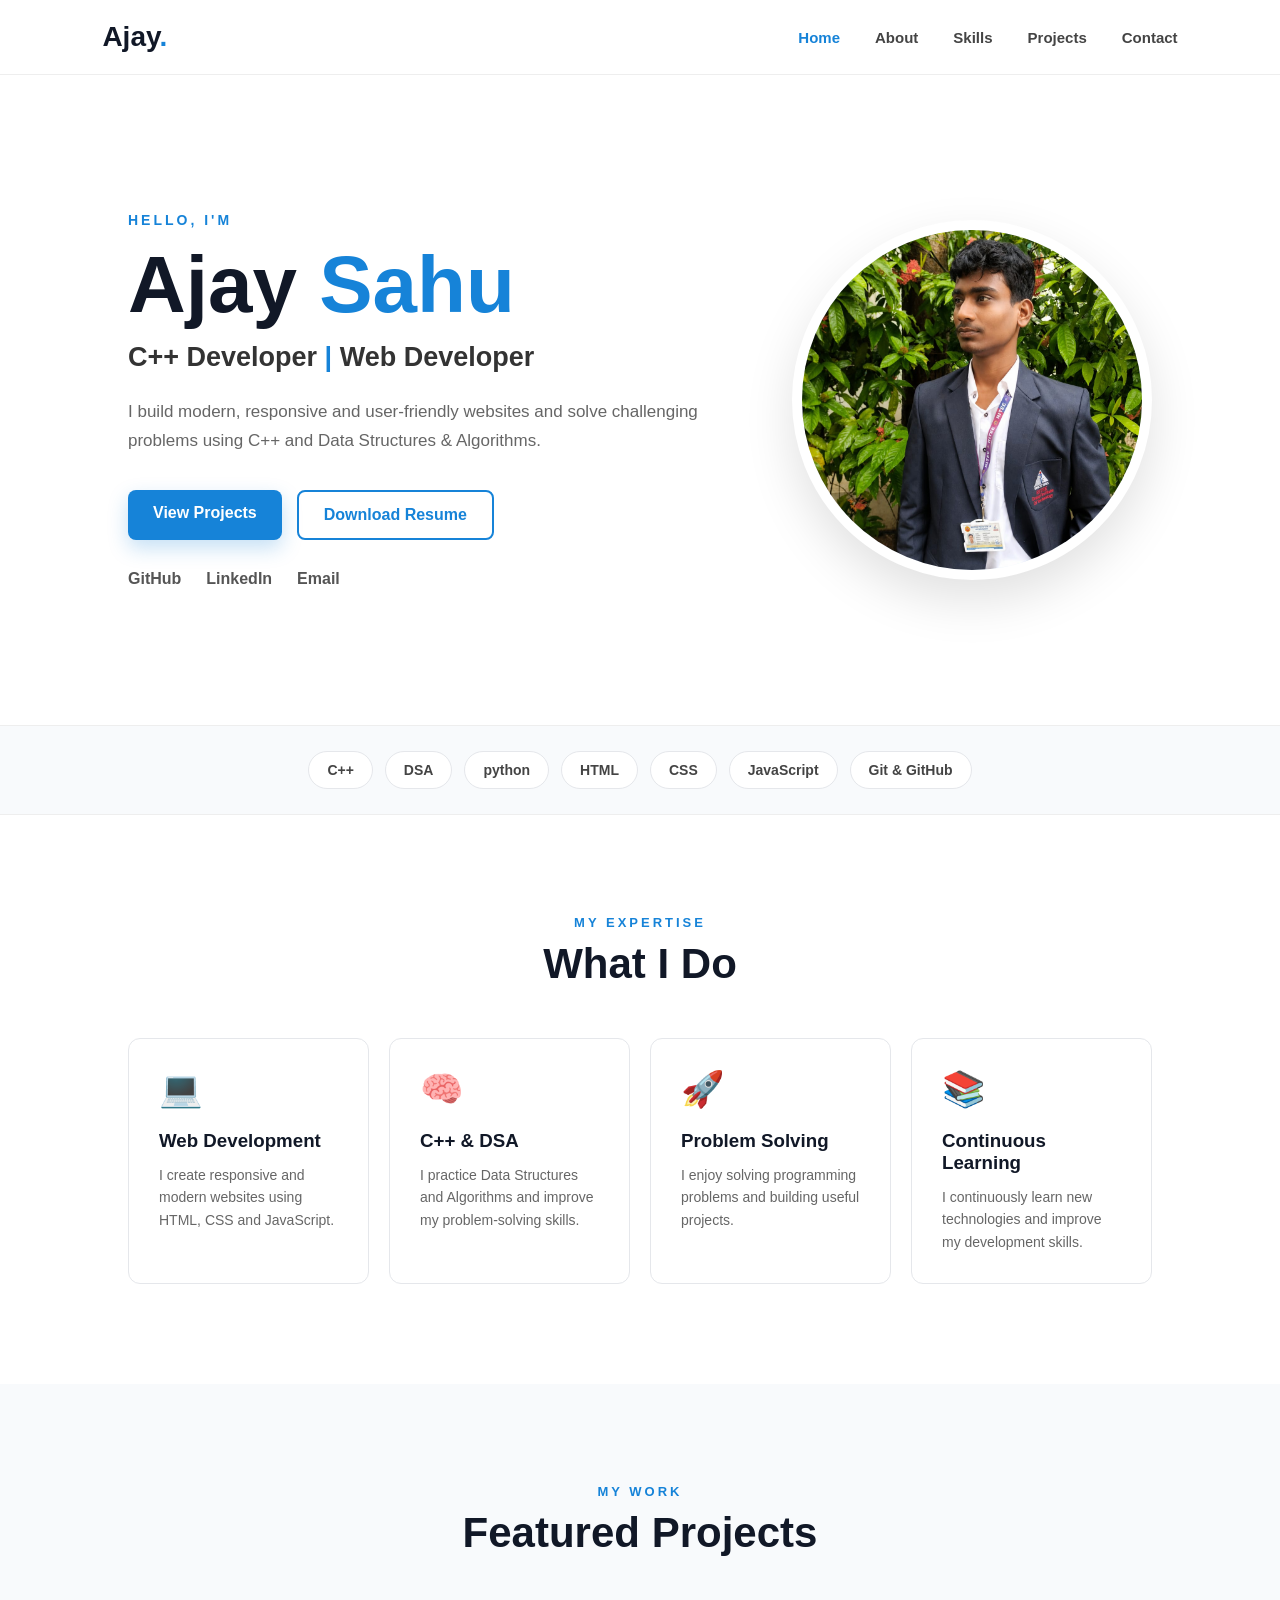
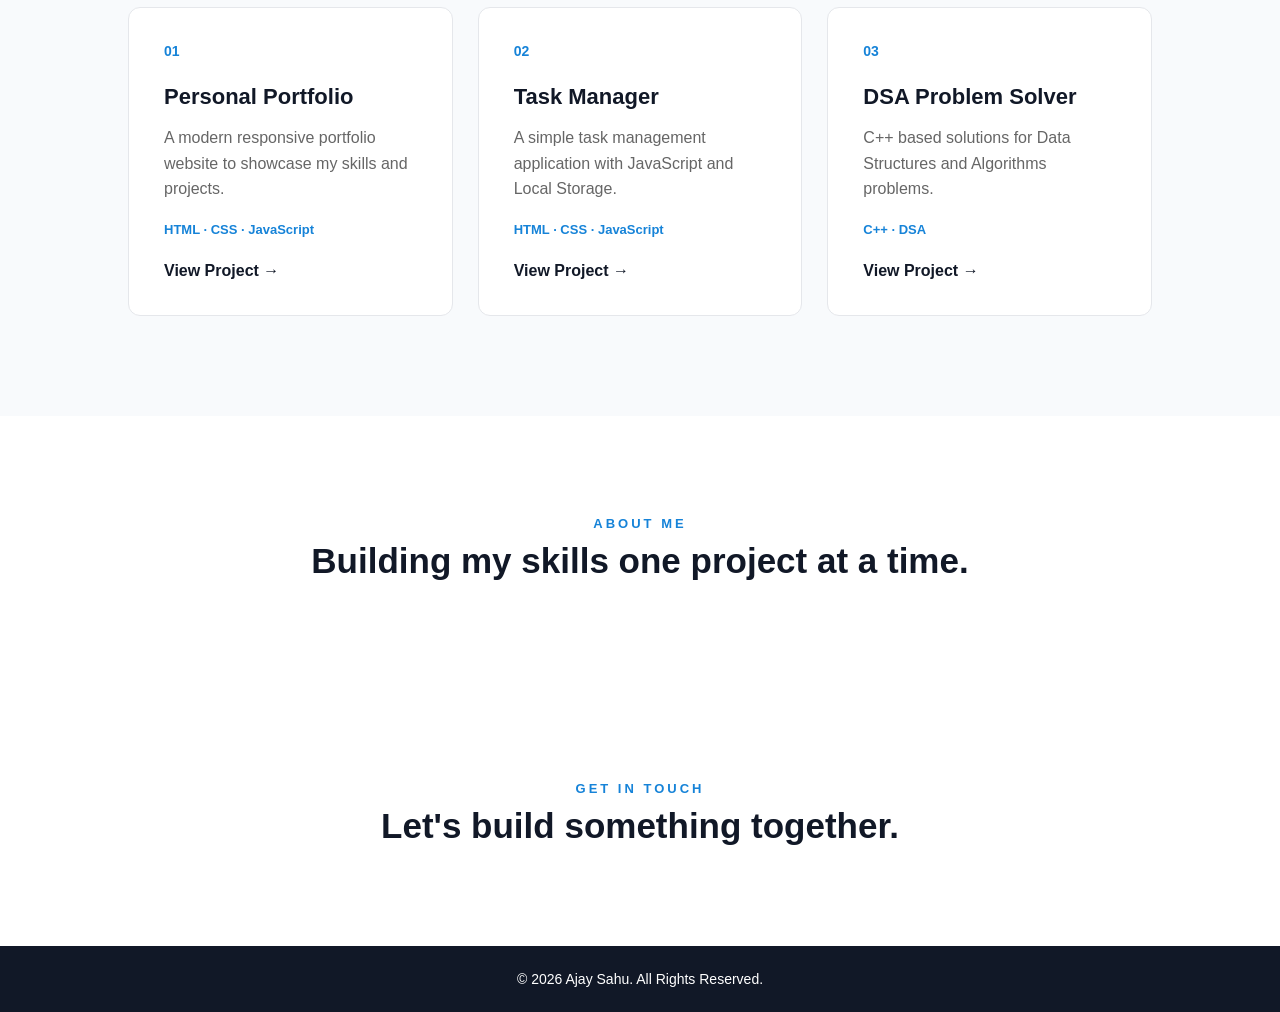
<file: index.html>
<!DOCTYPE html>
<html lang="en">
<head>
    <meta charset="UTF-8">
    <meta name="viewport" content="width=device-width, initial-scale=1.0">

    <title>Ajay Sahu | C++ Developer & Web Developer</title>

    <link rel="stylesheet" href="styles.css">
</head>

<body>

    <!-- Navbar -->
    <header class="navbar">
        <div class="logo">Ajay<span>.</span></div>

        <nav>
            <a href="#home" class="active">Home</a>
            <a href="#about">About</a>
            <a href="#skills">Skills</a>
            <a href="#projects">Projects</a>
            <a href="#contact">Contact</a>
        </nav>

        <button class="menu-btn" id="menuBtn">☰</button>
    </header>


    <!-- Home -->
    <main id="home">

        <section class="hero">

            <!-- Left Content -->
            <div class="hero-content">

                <p class="intro">HELLO, I'M</p>

                <h1>
                    Ajay <span>Sahu</span>
                </h1>

                <h2>
                    C++ Developer <span>|</span> Web Developer
                </h2>

                <p class="description">
                    I build modern, responsive and user-friendly websites
                    and solve challenging problems using C++ and
                    Data Structures & Algorithms.
                </p>

                <!-- Buttons -->
                <div class="buttons">
                    <a href="#projects" class="btn primary">
                        View Projects
                    </a>

                    <a href="resume.pdf" class="btn secondary" download>
                        Download Resume
                    </a>
                </div>


                <!-- Social Links -->
                <div class="social-links">

                    <a href="https://github.com/ajaykumarstm12345677-gif" target="_blank">
                        GitHub
                    </a>

                    <a href="https://www.linkedin.com/in/ajay-sahu-78a021431/"
                       target="_blank">
                        LinkedIn
                    </a>

                    <a href="mailto:ajaykumar8873752@email.com">
                        Email
                    </a>

                </div>

            </div>


            <!-- Right Image -->
            <div class="hero-image">

                <div class="image-circle">
                    <img src="ajay.png" alt="Ajay Sahu">
                </div>

            </div>

        </section>


        <!-- Skills Strip -->
        <section class="skills-strip" id="skills">

            <span>C++</span>
            <span>DSA</span>
            <span>python</span>
            <span>HTML</span>
            <span>CSS</span>
            <span>JavaScript</span>
            <span>Git & GitHub</span>

        </section>


        <!-- What I Do -->
        <section class="what-i-do">

            <div class="section-title">
                <p>MY EXPERTISE</p>
                <h2>What I Do</h2>
            </div>


            <div class="service-container">

                <div class="service-card">
                    <div class="icon">💻</div>
                    <h3>Web Development</h3>
                    <p>
                        I create responsive and modern websites
                        using HTML, CSS and JavaScript.
                    </p>
                </div>


                <div class="service-card">
                    <div class="icon">🧠</div>
                    <h3>C++ & DSA</h3>
                    <p>
                        I practice Data Structures and Algorithms
                        and improve my problem-solving skills.
                    </p>
                </div>


                <div class="service-card">
                    <div class="icon">🚀</div>
                    <h3>Problem Solving</h3>
                    <p>
                        I enjoy solving programming problems and
                        building useful projects.
                    </p>
                </div>


                <div class="service-card">
                    <div class="icon">📚</div>
                    <h3>Continuous Learning</h3>
                    <p>
                        I continuously learn new technologies and
                        improve my development skills.
                    </p>
                </div>

            </div>

        </section>


        <!-- Featured Projects -->
        <section class="projects" id="projects">

            <div class="section-title">
                <p>MY WORK</p>
                <h2>Featured Projects</h2>
            </div>


            <div class="project-container">

                <div class="project-card">

                    <div class="project-number">01</div>

                    <h3>Personal Portfolio</h3>

                    <p>
                        A modern responsive portfolio website
                        to showcase my skills and projects.
                    </p>

                    <div class="tech">
                        HTML · CSS · JavaScript
                    </div>

                    <a href="https://my-portfolio-blush-gamma-38.vercel.app">View Project →</a>

                </div>


                <div class="project-card">

                    <div class="project-number">02</div>

                    <h3>Task Manager</h3>

                    <p>
                        A simple task management application
                        with JavaScript and Local Storage.
                    </p>

                    <div class="tech">
                        HTML · CSS · JavaScript
                    </div>

                    <a href="https://github.com/ajaykumarstm12345677-gif">View Project →</a>

                </div>


                <div class="project-card">

                    <div class="project-number">03</div>

                    <h3>DSA Problem Solver</h3>

                    <p>
                        C++ based solutions for Data Structures
                        and Algorithms problems.
                    </p>

                    <div class="tech">
                        C++ · DSA
                    </div>

                    <a href="https://leetcode.com/u/ajaySahu786/">View Project →</a>

                </div>

            </div>

        </section>

    </main>


    <!-- About -->
    <section id="about" class="simple-section">
        <p>ABOUT ME</p>
        <h2>Building my skills one project at a time.</h2>
    </section>


    <!-- Contact -->
    <section id="contact" class="simple-section">
        <p>GET IN TOUCH</p>
        <h2>Let's build something together.</h2>
    </section>


    <footer>
        <p>©️ 2026 Ajay Sahu. All Rights Reserved.</p>
    </footer>


    <script src="java.js"></script>

</body>
</html>
</file>
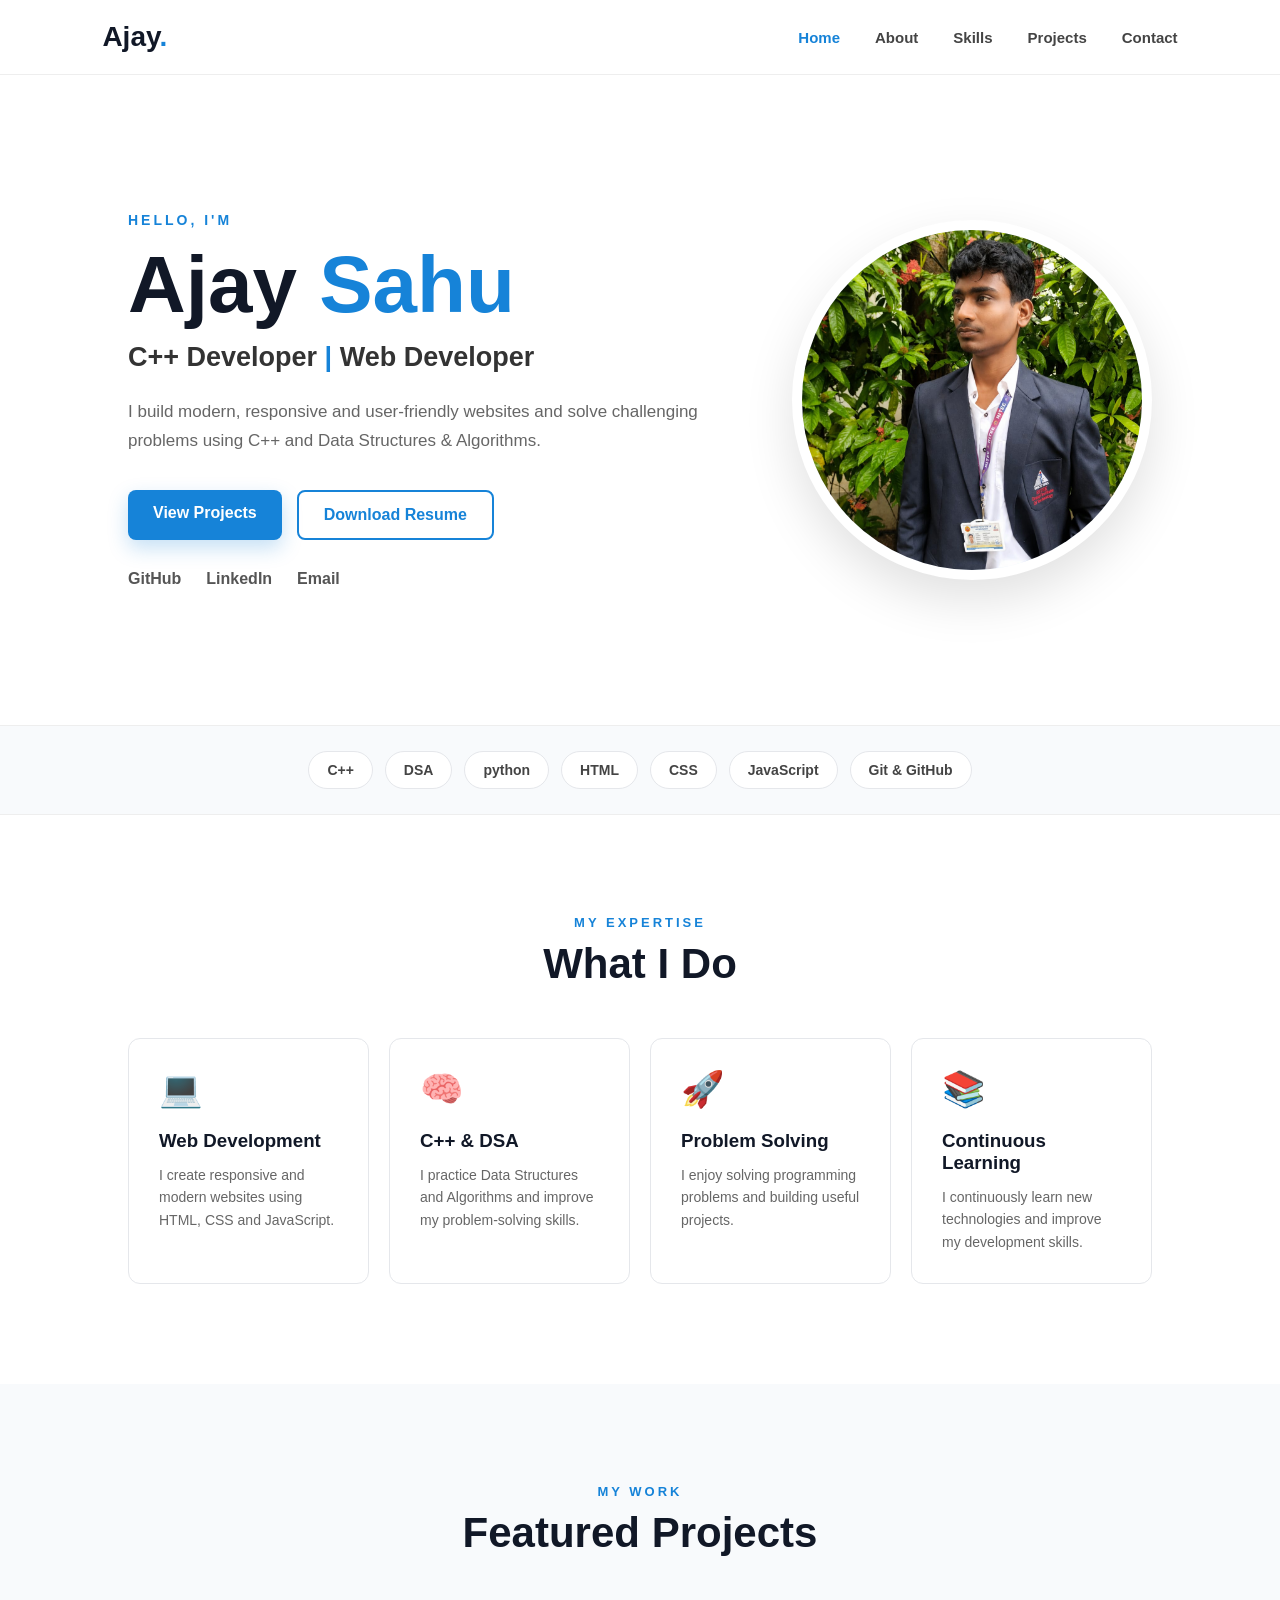
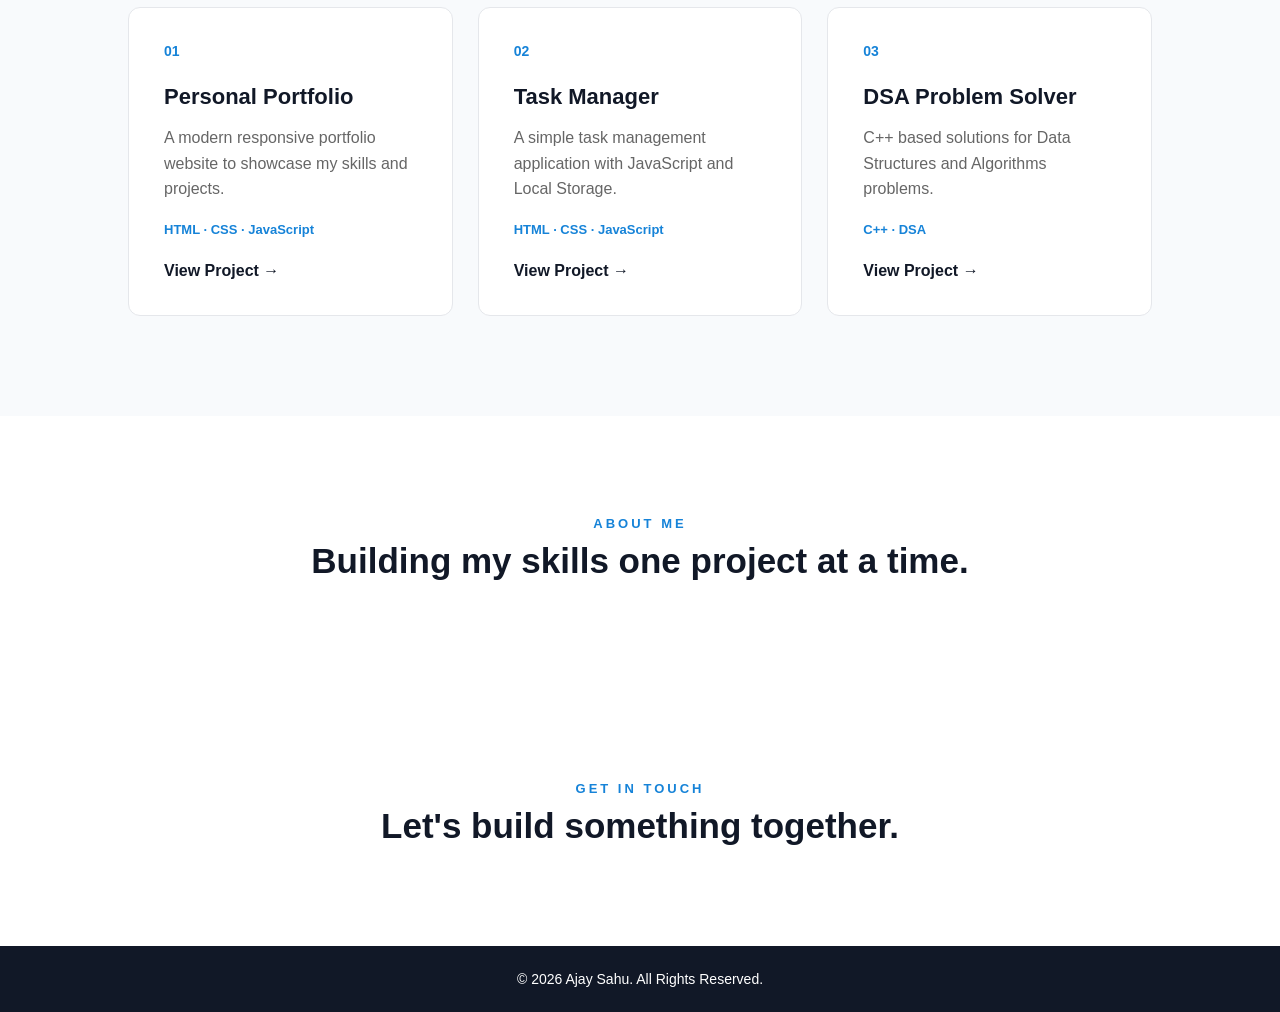
<file: indexs.html>
<!DOCTYPE html>
<html lang="en">
<head>
    <meta charset="UTF-8">
    <meta name="viewport" content="width=device-width, initial-scale=1.0">

    <title>Ajay Sahu | C++ Developer & Web Developer</title>

    <link rel="stylesheet" href="styles.css">
</head>

<body>

    <!-- Navbar -->
    <header class="navbar">
        <div class="logo">Ajay<span>.</span></div>

        <nav>
            <a href="#home" class="active">Home</a>
            <a href="#about">About</a>
            <a href="#skills">Skills</a>
            <a href="#projects">Projects</a>
            <a href="#contact">Contact</a>
        </nav>

        <button class="menu-btn" id="menuBtn">☰</button>
    </header>


    <!-- Home -->
    <main id="home">

        <section class="hero">

            <!-- Left Content -->
            <div class="hero-content">

                <p class="intro">HELLO, I'M</p>

                <h1>
                    Ajay <span>Sahu</span>
                </h1>

                <h2>
                    C++ Developer <span>|</span> Web Developer
                </h2>

                <p class="description">
                    I build modern, responsive and user-friendly websites
                    and solve challenging problems using C++ and
                    Data Structures & Algorithms.
                </p>

                <!-- Buttons -->
                <div class="buttons">
                    <a href="#projects" class="btn primary">
                        View Projects
                    </a>

                    <a href="resume.pdf" class="btn secondary" download>
                        Download Resume
                    </a>
                </div>


                <!-- Social Links -->
                <div class="social-links">

                    <a href="https://github.com/ajaykumarstm12345677-gif" target="_blank">
                        GitHub
                    </a>

                    <a href="https://www.linkedin.com/in/ajay-sahu-78a021431" target="_blank">
                        LinkedIn
                    </a>

                    <a href="mailto:ajaykumar8873752@email.com">
                        Email
                    </a>

                </div>

            </div>


            <!-- Right Image -->
            <div class="hero-image">

                <div class="image-circle">
                    <img src="ajay.png" alt="Ajay Sahu">
                </div>

            </div>

        </section>


        <!-- Skills Strip -->
        <section class="skills-strip" id="skills">

            <span>C++</span>
            <span>DSA</span>
            <span>python</span>
            <span>HTML</span>
            <span>CSS</span>
            <span>JavaScript</span>
            <span>Git & GitHub</span>

        </section>


        <!-- What I Do -->
        <section class="what-i-do">

            <div class="section-title">
                <p>MY EXPERTISE</p>
                <h2>What I Do</h2>
            </div>


            <div class="service-container">

                <div class="service-card">
                    <div class="icon">💻</div>
                    <h3>Web Development</h3>
                    <p>
                        I create responsive and modern websites
                        using HTML, CSS and JavaScript.
                    </p>
                </div>


                <div class="service-card">
                    <div class="icon">🧠</div>
                    <h3>C++ & DSA</h3>
                    <p>
                        I practice Data Structures and Algorithms
                        and improve my problem-solving skills.
                    </p>
                </div>


                <div class="service-card">
                    <div class="icon">🚀</div>
                    <h3>Problem Solving</h3>
                    <p>
                        I enjoy solving programming problems and
                        building useful projects.
                    </p>
                </div>


                <div class="service-card">
                    <div class="icon">📚</div>
                    <h3>Continuous Learning</h3>
                    <p>
                        I continuously learn new technologies and
                        improve my development skills.
                    </p>
                </div>

            </div>

        </section>


        <!-- Featured Projects -->
        <section class="projects" id="projects">

            <div class="section-title">
                <p>MY WORK</p>
                <h2>Featured Projects</h2>
            </div>


            <div class="project-container">

                <div class="project-card">

                    <div class="project-number">01</div>

                    <h3>Personal Portfolio</h3>

                    <p>
                        A modern responsive portfolio website
                        to showcase my skills and projects.
                    </p>

                    <div class="tech">
                        HTML · CSS · JavaScript
                    </div>

                    <a href="#">View Project →</a>

                </div>


                <div class="project-card">

                    <div class="project-number">02</div>

                    <h3>Task Manager</h3>

                    <p>
                        A simple task management application
                        with JavaScript and Local Storage.
                    </p>

                    <div class="tech">
                        HTML · CSS · JavaScript
                    </div>

                    <a href="#">View Project →</a>

                </div>


                <div class="project-card">

                    <div class="project-number">03</div>

                    <h3>DSA Problem Solver</h3>

                    <p>
                        C++ based solutions for Data Structures
                        and Algorithms problems.
                    </p>

                    <div class="tech">
                        C++ · DSA
                    </div>

                    <a href="#">View Project →</a>

                </div>

            </div>

        </section>

    </main>


    <!-- About -->
    <section id="about" class="simple-section">
        <p>ABOUT ME</p>
        <h2>Building my skills one project at a time.</h2>
    </section>


    <!-- Contact -->
    <section id="contact" class="simple-section">
        <p>GET IN TOUCH</p>
        <h2>Let's build something together.</h2>
    </section>


    <footer>
        <p>©️ 2026 Ajay Sahu. All Rights Reserved.</p>
    </footer>


    <script src="java.js"></script>

</body>
</html>
</file>
<file: styles.css>
* {
    margin: 0;
    padding: 0;
    box-sizing: border-box;
}

html {
    scroll-behavior: smooth;
}

body {
    font-family: Arial, Helvetica, sans-serif;
    background: #ffffff;
    color: #111827;
}


/* ================= NAVBAR ================= */

.navbar {
    width: 100%;
    height: 75px;

    display: flex;
    align-items: center;
    justify-content: space-between;

    padding: 0 8%;

    background: #ffffff;

    border-bottom: 1px solid #eeeeee;

    position: sticky;
    top: 0;
    z-index: 1000;
}


.logo {
    font-size: 28px;
    font-weight: 800;
}

.logo span {
    color: #1683d8;
}


nav {
    display: flex;
    gap: 35px;
}

nav a {
    text-decoration: none;
    color: #444;

    font-size: 15px;
    font-weight: 600;

    transition: 0.3s;
}

nav a:hover,
nav a.active {
    color: #1683d8;
}


.menu-btn {
    display: none;

    border: none;
    background: none;

    font-size: 25px;

    cursor: pointer;
}


/* ================= HERO ================= */

.hero {
    min-height: 650px;

    display: flex;
    align-items: center;
    justify-content: space-between;

    padding: 80px 10%;

    gap: 60px;
}


.hero-content {
    max-width: 650px;
}


.intro {
    color: #1683d8;

    font-size: 14px;
    font-weight: 700;

    letter-spacing: 3px;

    margin-bottom: 15px;
}


.hero h1 {
    font-size: clamp(50px, 7vw, 80px);

    line-height: 1.05;

    margin-bottom: 15px;
}

.hero h1 span {
    color: #1683d8;
}


.hero h2 {
    font-size: 27px;

    font-weight: 600;

    color: #333;

    margin-bottom: 25px;
}

.hero h2 span {
    color: #1683d8;
}


.description {
    max-width: 600px;

    font-size: 17px;

    line-height: 1.7;

    color: #666;

    margin-bottom: 35px;
}


/* ================= BUTTONS ================= */

.buttons {
    display: flex;
    gap: 15px;

    flex-wrap: wrap;
}


.btn {
    display: inline-block;

    padding: 14px 25px;

    border-radius: 8px;

    text-decoration: none;

    font-weight: 700;

    transition: 0.3s;
}


.primary {
    background: #1683d8;
    color: white;

    box-shadow: 0 8px 20px rgba(22, 131, 216, 0.25);
}

.primary:hover {
    transform: translateY(-3px);
}


.secondary {
    color: #1683d8;

    border: 2px solid #1683d8;
}

.secondary:hover {
    background: #1683d8;
    color: white;
}


/* ================= SOCIAL ================= */

.social-links {
    display: flex;

    gap: 25px;

    margin-top: 30px;
}


.social-links a {
    color: #555;

    text-decoration: none;

    font-weight: 600;

    transition: 0.3s;
}


.social-links a:hover {
    color: #1683d8;
}


/* ================= IMAGE ================= */

.hero-image {
    display: flex;
    justify-content: center;
    align-items: center;
}


.image-circle {
    width: 360px;
    height: 360px;

    border-radius: 50%;

    background: #eef7ff;

    display: flex;
    align-items: flex-end;
    justify-content: center;

    overflow: hidden;

    border: 10px solid white;

    box-shadow:
        0 20px 50px rgba(0, 0, 0, 0.12);
}


.image-circle img {
    width: 100%;
    height: 100%;

    object-fit: cover;
}


/* ================= SKILLS ================= */

.skills-strip {
    display: flex;

    justify-content: center;

    flex-wrap: wrap;

    gap: 12px;

    padding: 25px 8%;

    background: #f8fafc;

    border-top: 1px solid #eeeeee;
    border-bottom: 1px solid #eeeeee;
}


.skills-strip span {
    padding: 10px 18px;

    background: white;

    border: 1px solid #e5e7eb;

    border-radius: 30px;

    font-size: 14px;

    font-weight: 600;

    color: #444;
}


/* ================= SECTIONS ================= */

.what-i-do,
.projects {
    padding: 100px 10%;
}


.section-title {
    text-align: center;

    margin-bottom: 50px;
}


.section-title p,
.simple-section p {
    color: #1683d8;

    font-size: 13px;

    font-weight: 700;

    letter-spacing: 3px;

    margin-bottom: 10px;
}


.section-title h2 {
    font-size: 42px;
}


/* ================= SERVICE CARDS ================= */

.service-container {
    display: grid;

    grid-template-columns: repeat(4, 1fr);

    gap: 20px;
}


.service-card {
    padding: 30px;

    border: 1px solid #e5e7eb;

    border-radius: 12px;

    background: white;

    transition: 0.3s;
}


.service-card:hover {
    transform: translateY(-8px);

    box-shadow: 0 15px 35px rgba(0, 0, 0, 0.08);

    border-color: #1683d8;
}


.icon {
    font-size: 35px;

    margin-bottom: 20px;
}


.service-card h3 {
    margin-bottom: 12px;
}


.service-card p {
    color: #666;

    line-height: 1.6;

    font-size: 14px;
}


/* ================= PROJECTS ================= */

.projects {
    background: #f8fafc;
}


.project-container {
    display: grid;

    grid-template-columns: repeat(3, 1fr);

    gap: 25px;
}


.project-card {
    background: white;

    padding: 35px;

    border-radius: 12px;

    border: 1px solid #e5e7eb;

    transition: 0.3s;
}


.project-card:hover {
    transform: translateY(-7px);

    box-shadow: 0 15px 35px rgba(0, 0, 0, 0.08);
}


.project-number {
    color: #1683d8;

    font-size: 14px;

    font-weight: bold;

    margin-bottom: 25px;
}


.project-card h3 {
    font-size: 22px;

    margin-bottom: 15px;
}


.project-card p {
    color: #666;

    line-height: 1.6;

    margin-bottom: 20px;
}


.tech {
    color: #1683d8;

    font-size: 13px;

    font-weight: 700;

    margin-bottom: 25px;
}


.project-card a {
    text-decoration: none;

    color: #111827;

    font-weight: 700;
}


.project-card a:hover {
    color: #1683d8;
}


/* ================= ABOUT / CONTACT ================= */

.simple-section {
    padding: 100px 10%;

    text-align: center;
}


.simple-section h2 {
    font-size: 35px;
}


/* ================= FOOTER ================= */

footer {
    text-align: center;

    padding: 25px;

    background: #111827;

    color: white;

    font-size: 14px;
}


/* ================= MOBILE ================= */

@media (max-width: 900px) {

    nav {
        display: none;
    }

    .menu-btn {
        display: block;
    }

    .hero {
        flex-direction: column;

        text-align: center;

        padding-top: 60px;
    }

    .description {
        margin-left: auto;
        margin-right: auto;
    }

    .buttons,
    .social-links {
        justify-content: center;
    }

    .service-container {
        grid-template-columns: repeat(2, 1fr);
    }

    .project-container {
        grid-template-columns: 1fr;
    }
}


@media (max-width: 550px) {

    .hero h2 {
        font-size: 21px;
    }

    .hero h1 {
        font-size: 50px;
    }

    .image-circle {
        width: 280px;
        height: 280px;
    }

    .service-container {
        grid-template-columns: 1fr;
    }

    .what-i-do,
    .projects {
        padding: 70px 6%;
    }

}
</file>
